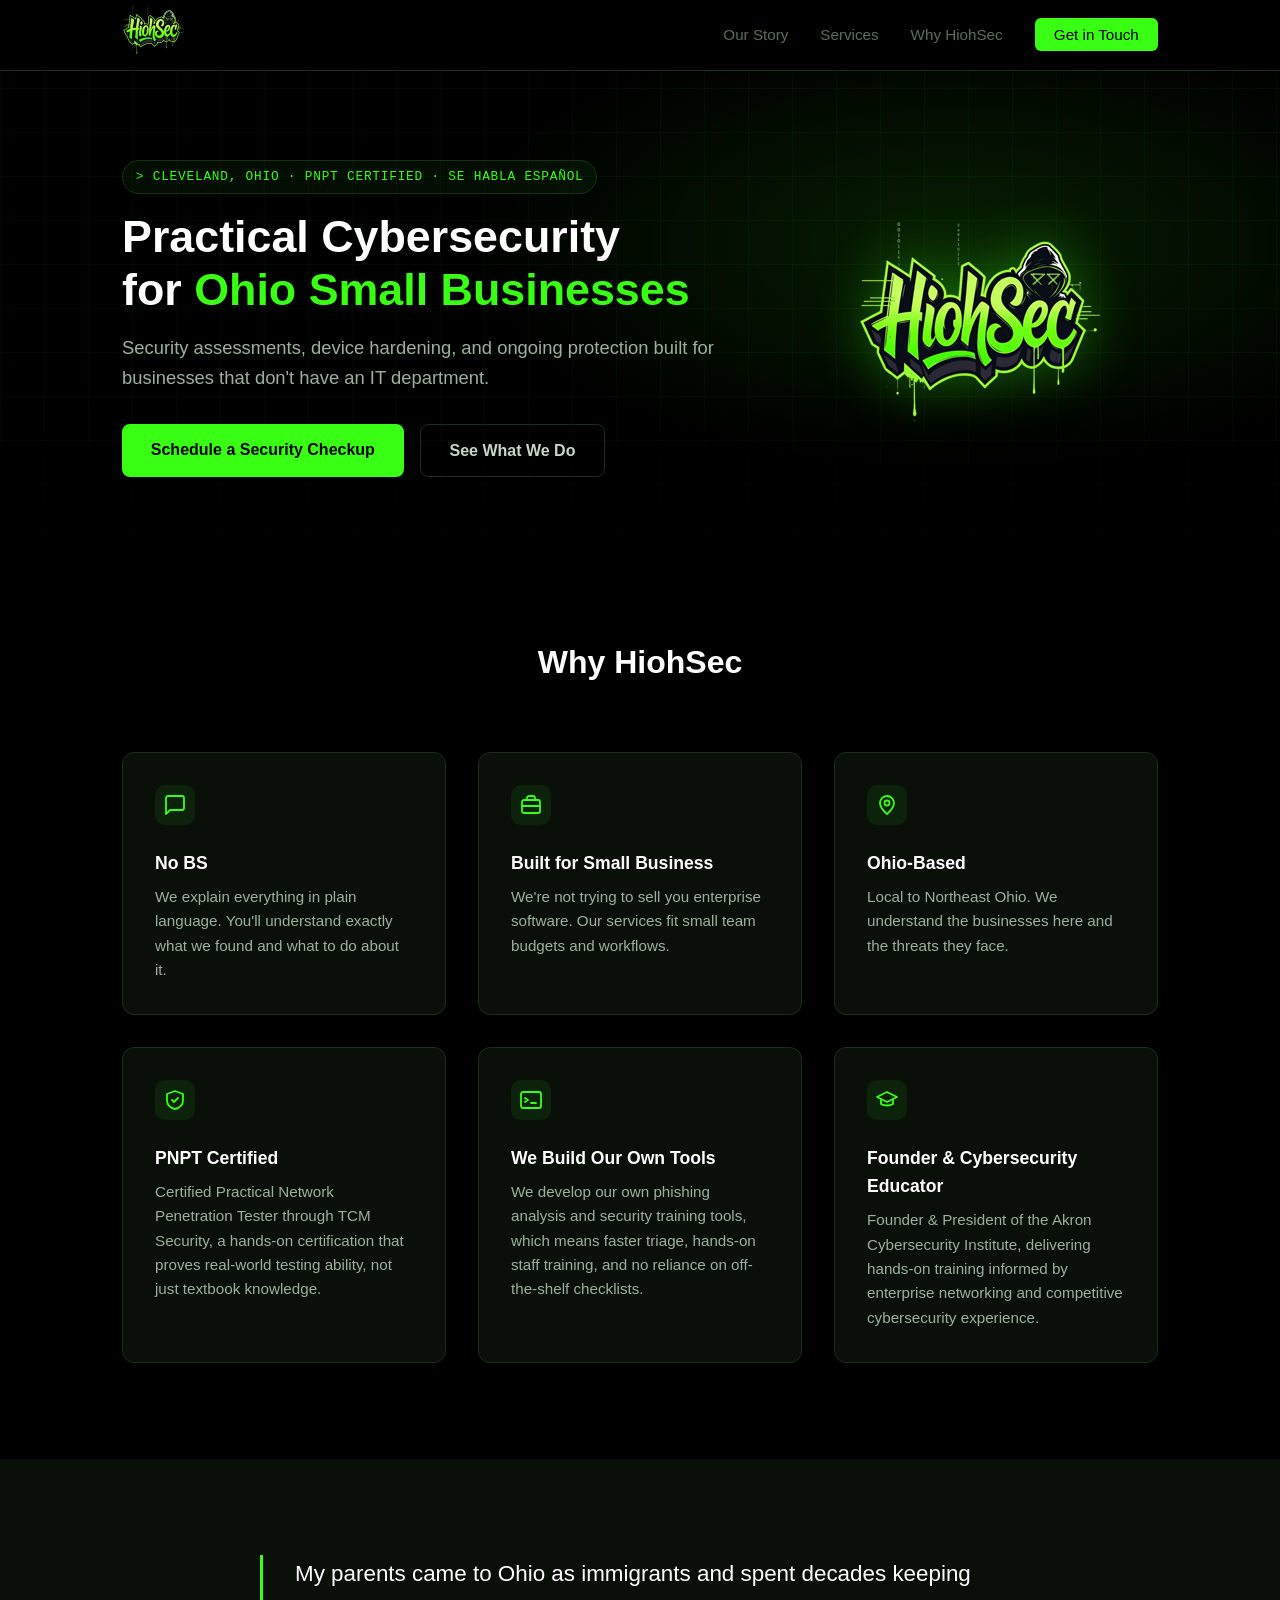
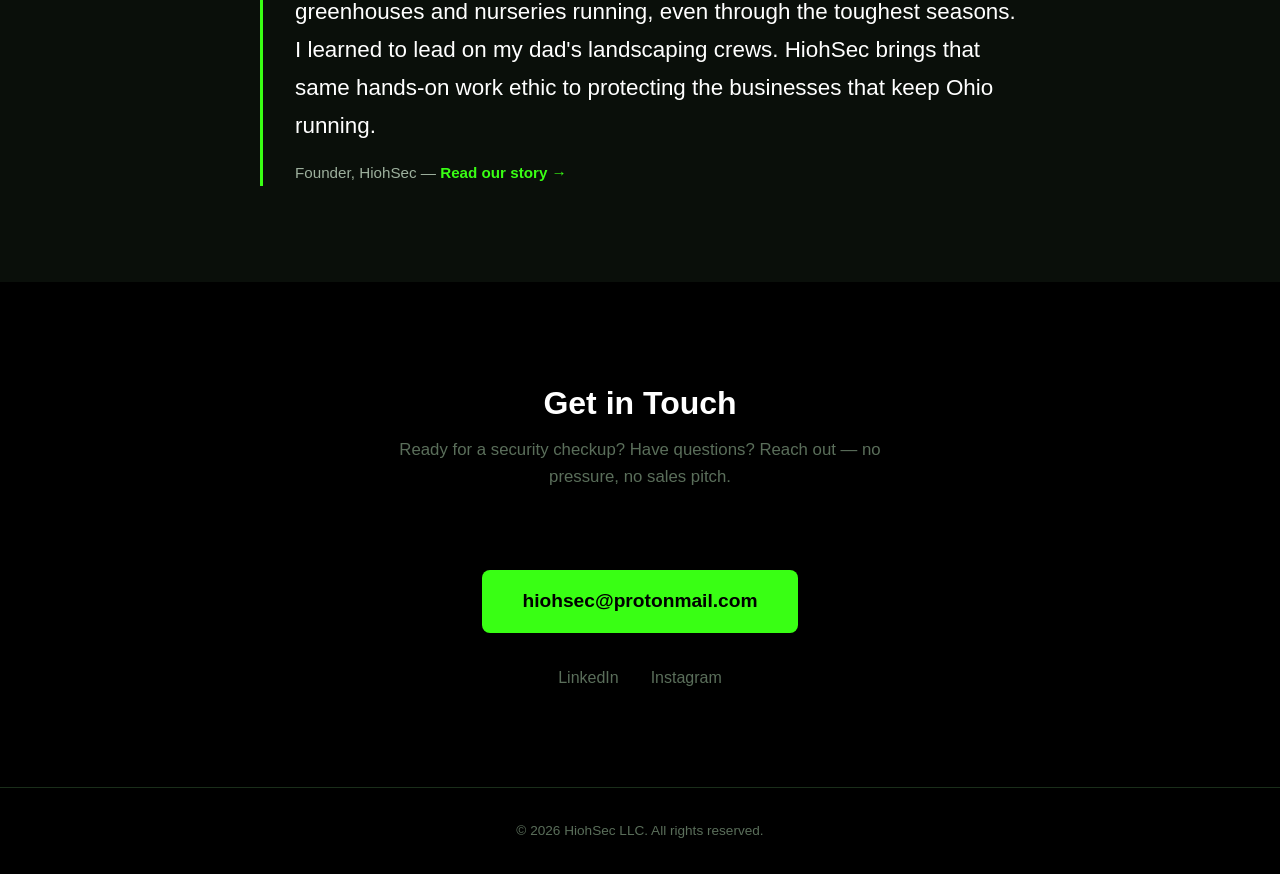
<file: index.html>
<!DOCTYPE html>
<html lang="en">
<head>
    <meta charset="UTF-8">
    <meta name="viewport" content="width=device-width, initial-scale=1.0">
    <meta name="description" content="HiohSec LLC — Affordable, practical cybersecurity assessments for Ohio small businesses. PNPT-certified. Founded in Ohio.">
    <title>HiohSec LLC | Cybersecurity for Ohio Small Businesses</title>
    <meta http-equiv="Content-Security-Policy" content="default-src 'self'; script-src 'self'; style-src 'self' https://fonts.googleapis.com; font-src https://fonts.gstatic.com; img-src 'self' data:;">
    <meta name="referrer" content="strict-origin-when-cross-origin">
    <link rel="canonical" href="https://hiohsec.com/">
    <meta property="og:type" content="website">
    <meta property="og:title" content="HiohSec LLC | Cybersecurity for Ohio Small Businesses">
    <meta property="og:description" content="Affordable, practical cybersecurity assessments for Ohio small businesses. PNPT-certified.">
    <meta property="og:url" content="https://hiohsec.com/">
    <meta property="og:image" content="https://hiohsec.com/img/logo.png">
    <meta name="twitter:card" content="summary">
    <link rel="icon" type="image/png" href="img/favicon.png">
    <link rel="preconnect" href="https://fonts.googleapis.com">
    <link rel="preconnect" href="https://fonts.gstatic.com" crossorigin>
    <link href="https://fonts.googleapis.com/css2?family=Inter:wght@400;500;600;700&display=swap" rel="stylesheet">
    <link rel="stylesheet" href="css/style.css?v=20261010">
</head>
<body>
    
    <nav class="navbar">
        <div class="container nav-content">
            <a href="index.html" class="nav-logo">
                <img src="img/logo.png" alt="HiohSec LLC" width="260" height="260">
            </a>
            <ul class="nav-links">
                <li><a href="about.html">Our Story</a></li>
                <li><a href="services.html">Services</a></li>
                <li><a href="#why">Why HiohSec</a></li>
                <li><a href="#contact" class="nav-cta">Get in Touch</a></li>
            </ul>
            <button class="mobile-menu-btn" aria-label="Toggle menu" aria-expanded="false">
                <span></span>
                <span></span>
                <span></span>
            </button>
        </div>
    </nav>

    <section class="hero hero-home">
        <div class="container hero-grid">
            <div class="hero-copy">
                <p class="eyebrow">Cleveland, Ohio &middot; PNPT certified &middot; Se habla espa&ntilde;ol</p>
                <h1>Practical Cybersecurity<br>for <span class="text-accent">Ohio Small Businesses</span></h1>
                <p class="hero-sub">Security assessments, device hardening, and ongoing protection built for businesses that don't have an IT department.</p>
                <div class="hero-buttons">
                    <a href="https://calendly.com/hiohsec/30min" class="btn btn-primary" target="_blank" rel="noopener noreferrer">Schedule a Security Checkup</a>
                    <a href="services.html" class="btn btn-secondary">See What We Do</a>
                </div>
            </div>
            <div class="hero-art" aria-hidden="true">
                <img src="img/logo.png" alt="" width="260" height="260">
            </div>
        </div>
    </section>

    <section id="why" class="section">
        <div class="container">
            <h2>Why HiohSec</h2>
            <div class="why-grid">
                <div class="why-item">
                    <svg class="why-icon" viewBox="0 0 24 24" fill="none" stroke="currentColor" stroke-width="1.8" stroke-linecap="round" stroke-linejoin="round" aria-hidden="true" focusable="false"><path d="M21 15a2 2 0 0 1-2 2H7l-4 4V5a2 2 0 0 1 2-2h14a2 2 0 0 1 2 2z"/></svg>
                    <h3>No BS</h3>
                    <p>We explain everything in plain language. You'll understand exactly what we found and what to do about it.</p>
                </div>
                <div class="why-item">
                    <svg class="why-icon" viewBox="0 0 24 24" fill="none" stroke="currentColor" stroke-width="1.8" stroke-linecap="round" stroke-linejoin="round" aria-hidden="true" focusable="false"><rect x="3" y="7" width="18" height="13" rx="2"/><path d="M8 7V5a2 2 0 0 1 2-2h4a2 2 0 0 1 2 2v2"/><path d="M3 13h18"/></svg>
                    <h3>Built for Small Business</h3>
                    <p>We're not trying to sell you enterprise software. Our services fit small team budgets and workflows.</p>
                </div>
                <div class="why-item">
                    <svg class="why-icon" viewBox="0 0 24 24" fill="none" stroke="currentColor" stroke-width="1.8" stroke-linecap="round" stroke-linejoin="round" aria-hidden="true" focusable="false"><path d="M12 21s-7-6.2-7-11a7 7 0 0 1 14 0c0 4.8-7 11-7 11z"/><circle cx="12" cy="10" r="2.5"/></svg>
                    <h3>Ohio-Based</h3>
                    <p>Local to Northeast Ohio. We understand the businesses here and the threats they face.</p>
                </div>
                <div class="why-item">
                    <svg class="why-icon" viewBox="0 0 24 24" fill="none" stroke="currentColor" stroke-width="1.8" stroke-linecap="round" stroke-linejoin="round" aria-hidden="true" focusable="false"><path d="M12 3l8 3v6c0 5-3.5 8-8 9-4.5-1-8-4-8-9V6z"/><path d="M9 12l2 2 4-4"/></svg>
                    <h3>PNPT Certified</h3>
                    <p>Certified Practical Network Penetration Tester through TCM Security, a hands-on certification that proves real-world testing ability, not just textbook knowledge.</p>
                </div>
                <div class="why-item">
                    <svg class="why-icon" viewBox="0 0 24 24" fill="none" stroke="currentColor" stroke-width="1.8" stroke-linecap="round" stroke-linejoin="round" aria-hidden="true" focusable="false"><rect x="2" y="4" width="20" height="16" rx="2"/><path d="M6 10l3 2-3 2"/><path d="M12 15h5"/></svg>
                    <h3>We Build Our Own Tools</h3>
                    <p>We develop our own phishing analysis and security training tools, which means faster triage, hands-on staff training, and no reliance on off-the-shelf checklists.</p>
                </div>
                <div class="why-item">
                    <svg class="why-icon" viewBox="0 0 24 24" fill="none" stroke="currentColor" stroke-width="1.8" stroke-linecap="round" stroke-linejoin="round" aria-hidden="true" focusable="false"><path d="M2 9l10-5 10 5-10 5z"/><path d="M6 11v5c3 2 9 2 12 0v-5"/></svg>
                    <h3>Founder &amp; Cybersecurity Educator</h3>
                    <p>Founder &amp; President of the Akron Cybersecurity Institute, delivering hands‑on training informed by enterprise networking and competitive cybersecurity experience.</p>
                </div>
            </div>
        </div>
    </section>

    <section class="section section-alt story-band">
        <div class="container">
            <figure class="story-quote">
                <blockquote>
                    <p>My parents came to Ohio as immigrants and spent decades keeping greenhouses and nurseries running, even through the toughest seasons. I learned to lead on my dad's landscaping crews. HiohSec brings that same hands-on work ethic to protecting the businesses that keep Ohio running.</p>
                </blockquote>
                <figcaption>Founder, HiohSec &mdash; <a href="about.html">Read our story &rarr;</a></figcaption>
            </figure>
        </div>
    </section>

    <section id="contact" class="section">
        <div class="container contact-section">
            <h2>Get in Touch</h2>
            <p class="section-sub">Ready for a security checkup? Have questions? Reach out &mdash; no pressure, no sales pitch.</p>
            <a href="mailto:hiohsec@protonmail.com" class="btn btn-primary btn-lg">hiohsec@protonmail.com</a>
            <div class="social-links">
                <a href="https://www.linkedin.com/in/alan-alvarado1/" target="_blank" rel="noopener noreferrer">LinkedIn</a>
                <a href="https://www.instagram.com/hiohsec" target="_blank" rel="noopener noreferrer">Instagram</a>
            </div>
        </div>
    </section>

    <footer class="footer">
        <div class="container">
            <p>&copy; 2026 HiohSec LLC. All rights reserved.</p>
        </div>
    </footer>

    <script src="js/main.js?v=20261010"></script>
</body>
</html>
</file>
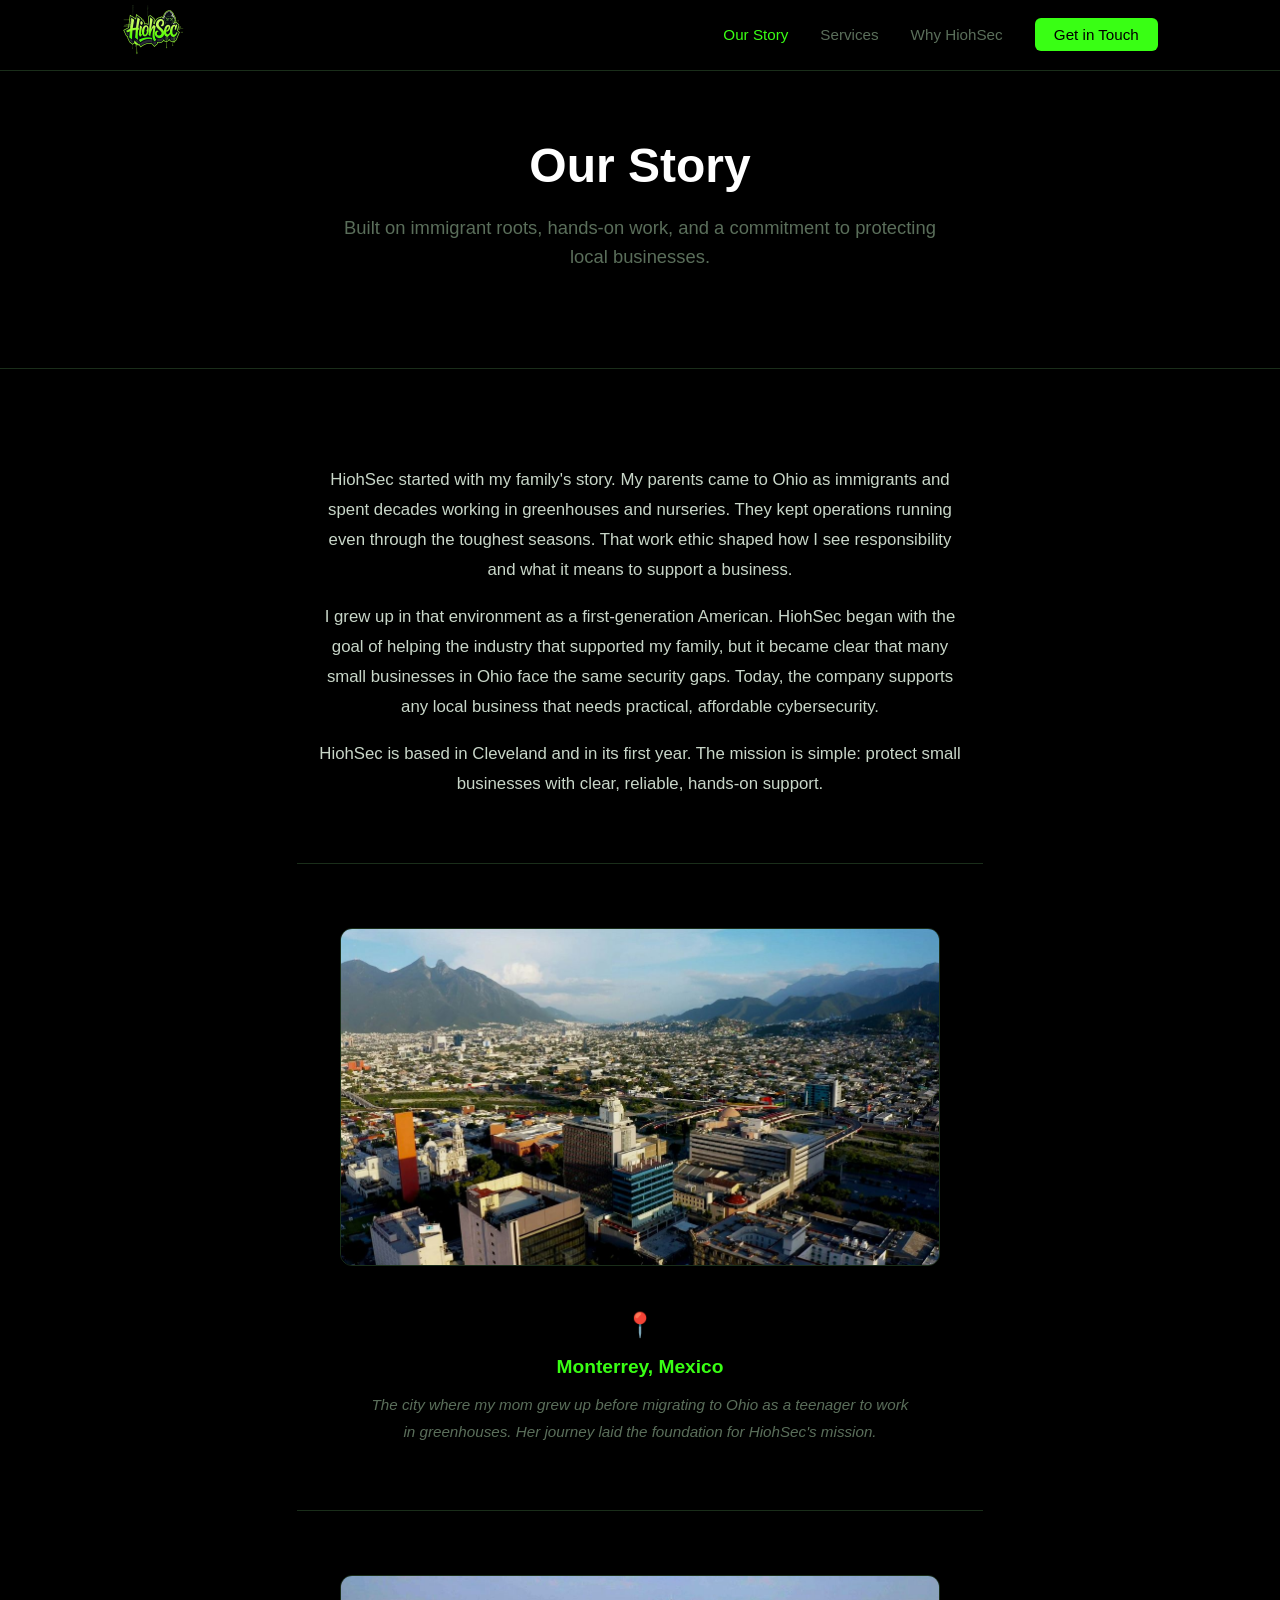
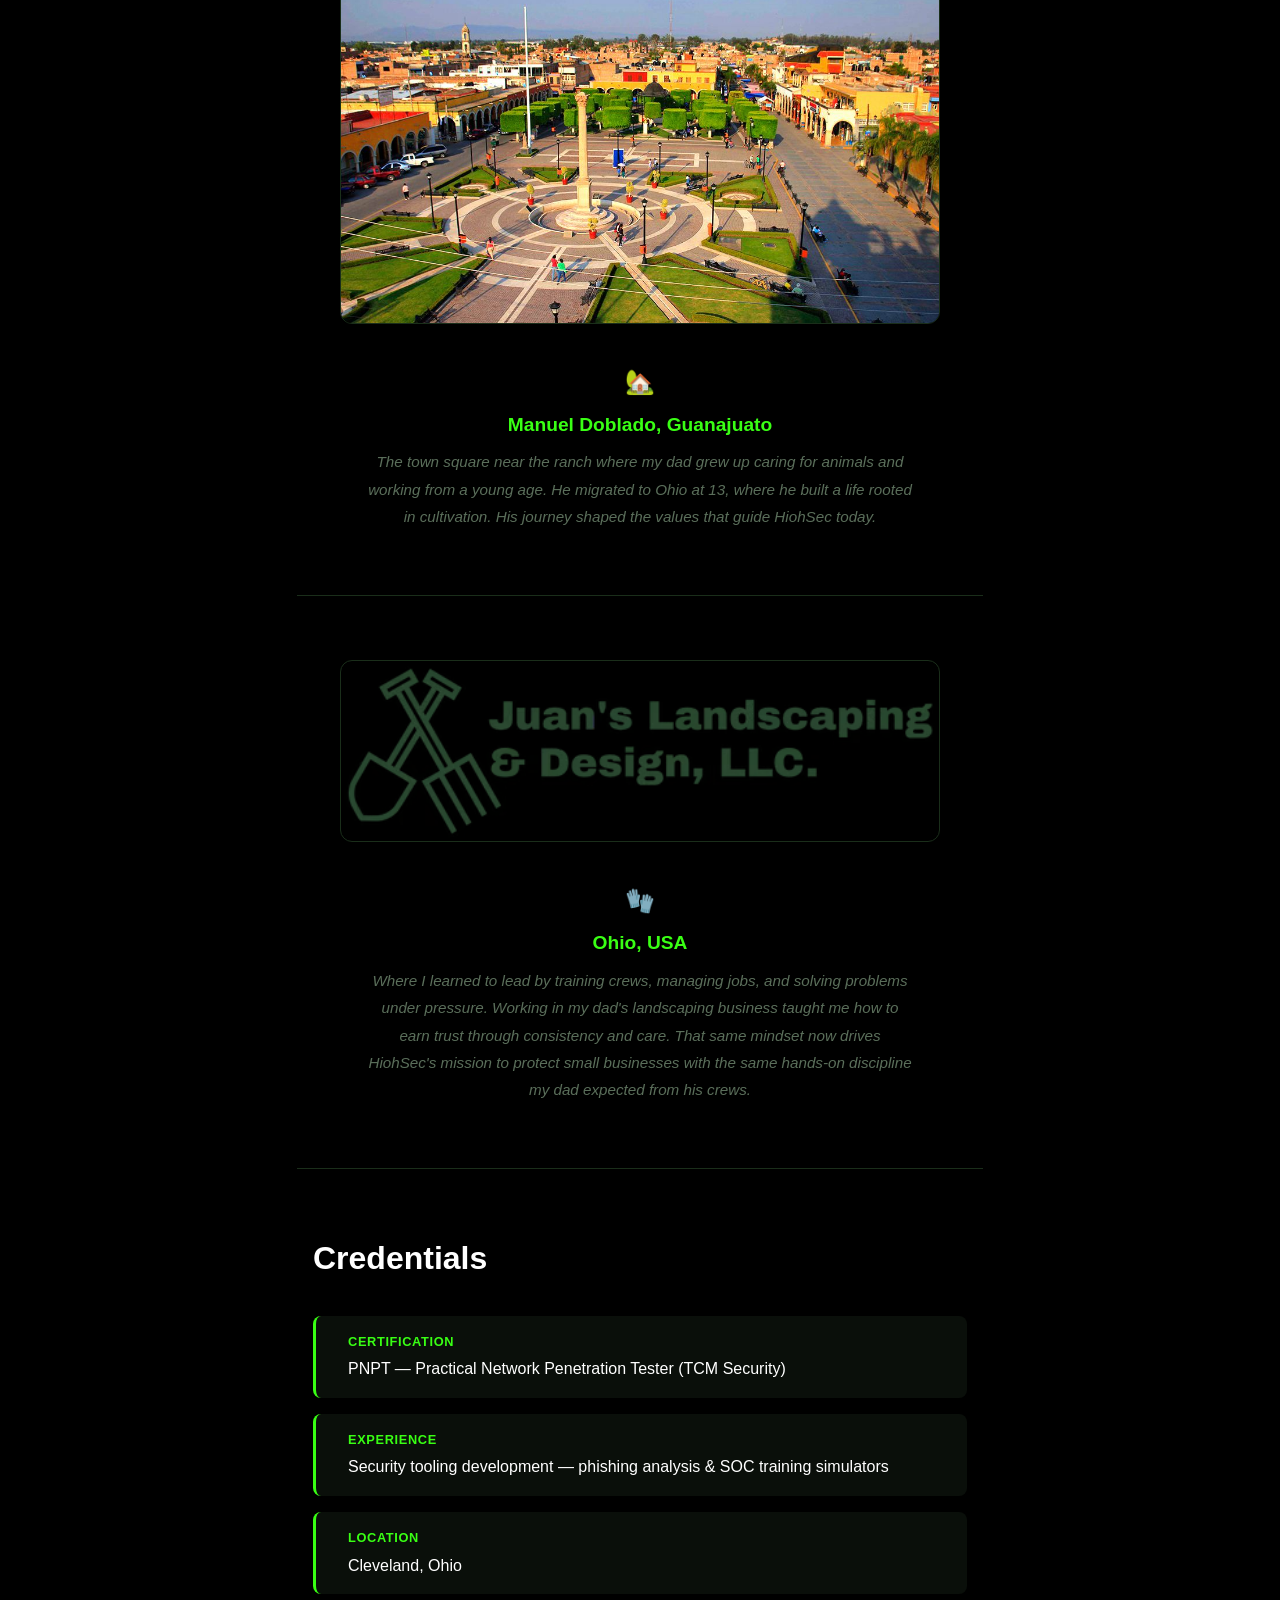
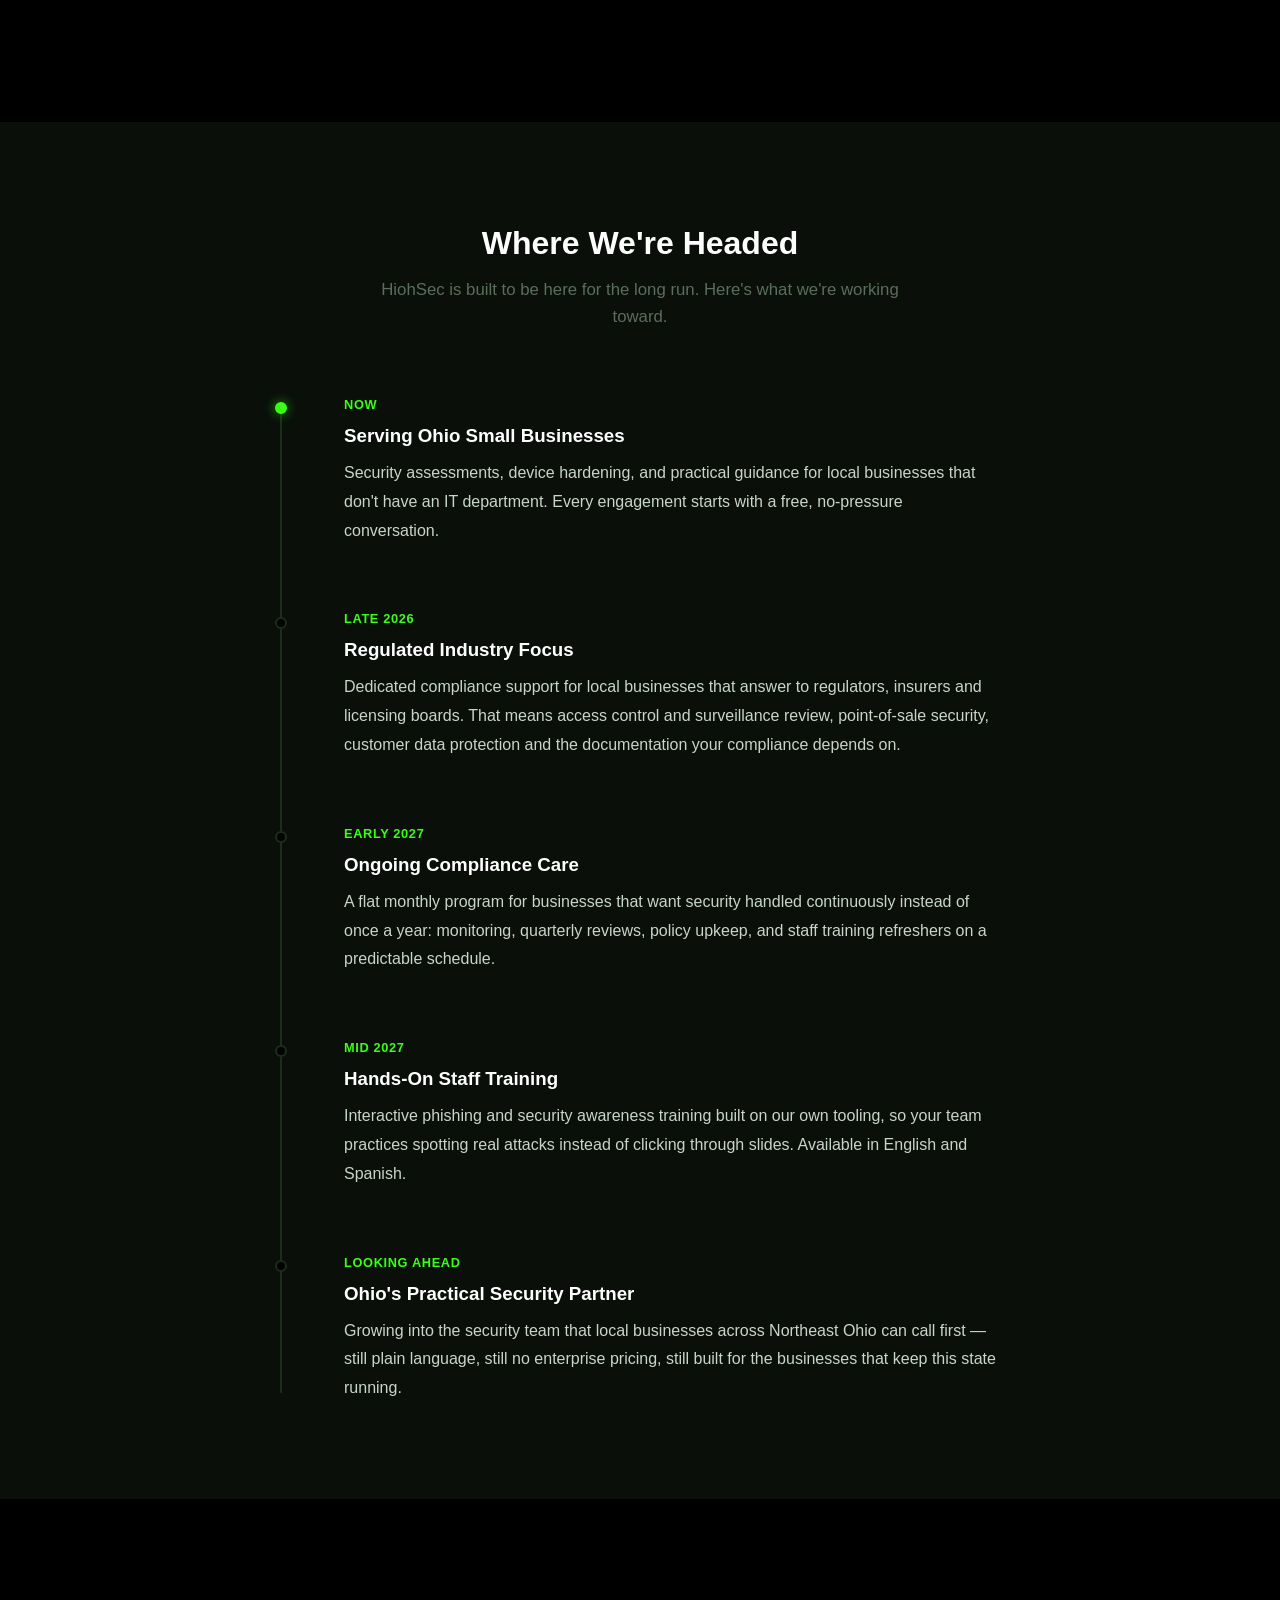
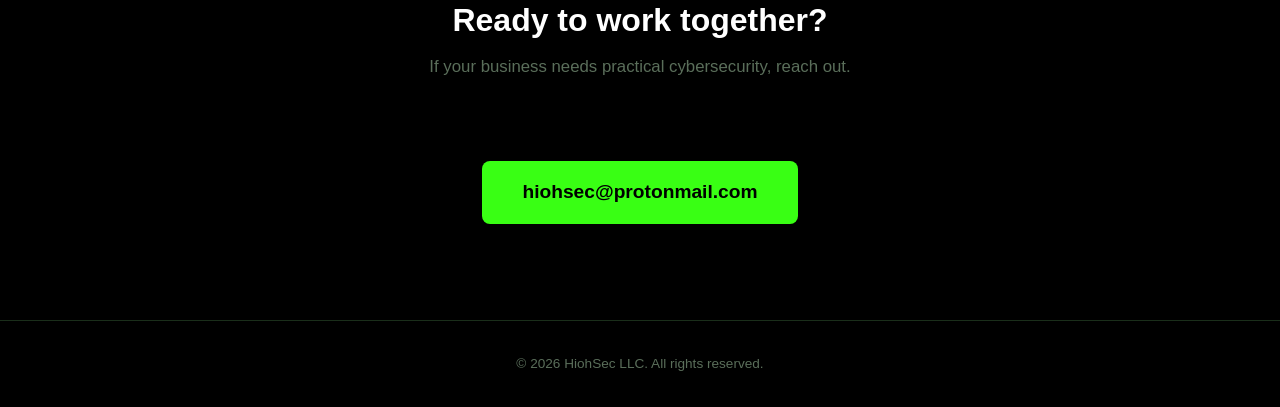
<file: about.html>
<!DOCTYPE html>
<html lang="en">
<head>
    <meta charset="UTF-8">
    <meta name="viewport" content="width=device-width, initial-scale=1.0">
    <meta name="description" content="The story behind HiohSec — a cybersecurity company built on immigrant roots, hard work, and a mission to protect Ohio small businesses.">
    <title>Our Story | HiohSec LLC</title>
    <meta http-equiv="Content-Security-Policy" content="default-src 'self'; script-src 'self'; style-src 'self' https://fonts.googleapis.com; font-src https://fonts.gstatic.com; img-src 'self' data:;">
    <meta name="referrer" content="strict-origin-when-cross-origin">
    <link rel="canonical" href="https://hiohsec.com/about.html">
    <meta property="og:type" content="website">
    <meta property="og:title" content="Our Story | HiohSec LLC">
    <meta property="og:description" content="The story behind HiohSec — a cybersecurity company built on immigrant roots, hard work, and a mission to protect Ohio small businesses.">
    <meta property="og:url" content="https://hiohsec.com/about.html">
    <meta property="og:image" content="https://hiohsec.com/img/logo.png">
    <meta name="twitter:card" content="summary">
    <link rel="icon" type="image/png" href="img/favicon.png">
    <link rel="preconnect" href="https://fonts.googleapis.com">
    <link rel="preconnect" href="https://fonts.gstatic.com" crossorigin>
    <link href="https://fonts.googleapis.com/css2?family=Inter:wght@400;500;600;700&display=swap" rel="stylesheet">
    <link rel="stylesheet" href="css/style.css?v=20261010">
</head>
<body>

    <nav class="navbar">
        <div class="container nav-content">
            <a href="index.html" class="nav-logo">
                <img src="img/logo.png" alt="HiohSec LLC" width="260" height="260">
            </a>
            <ul class="nav-links">
                <li><a href="about.html" class="active">Our Story</a></li>
                <li><a href="services.html">Services</a></li>
                <li><a href="index.html#why">Why HiohSec</a></li>
                <li><a href="index.html#contact" class="nav-cta">Get in Touch</a></li>
            </ul>
            <button class="mobile-menu-btn" aria-label="Toggle menu" aria-expanded="false">
                <span></span>
                <span></span>
                <span></span>
            </button>
        </div>
    </nav>

    <!-- Page header -->
    <section class="page-hero">
        <div class="container">
            <h1>Our Story</h1>
            <p class="hero-sub">Built on immigrant roots, hands-on work, and a commitment to protecting local businesses.</p>
        </div>
    </section>

    <!-- Story content -->
    <section class="section">
        <div class="container story-content">

            <div class="story-block">
                <p>HiohSec started with my family's story. My parents came to Ohio as immigrants and spent decades working in greenhouses and nurseries. They kept operations running even through the toughest seasons. That work ethic shaped how I see responsibility and what it means to support a business.</p>
                <p>I grew up in that environment as a first-generation American. HiohSec began with the goal of helping the industry that supported my family, but it became clear that many small businesses in Ohio face the same security gaps. Today, the company supports any local business that needs practical, affordable cybersecurity.</p>
                <p>HiohSec is based in Cleveland and in its first year. The mission is simple: protect small businesses with clear, reliable, hands-on support.</p>
            </div>

            <hr class="story-divider">

            <!-- Monterrey -->
            <div class="story-block story-location">
                <img src="img/monterrey.jpg" alt="Monterrey, Mexico skyline" class="story-image" width="1200" height="675" loading="lazy" decoding="async">
                <div class="story-caption">
                    <span class="story-pin">&#x1F4CD;</span>
                    <h3>Monterrey, Mexico</h3>
                    <p>The city where my mom grew up before migrating to Ohio as a teenager to work in greenhouses. Her journey laid the foundation for HiohSec's mission.</p>
                </div>
            </div>

            <hr class="story-divider">

            <!-- Manuel Doblado -->
            <div class="story-block story-location">
                <img src="img/manuel-doblado.jpg" alt="Town square in Manuel Doblado, Guanajuato" class="story-image" width="1029" height="597" loading="lazy" decoding="async">
                <div class="story-caption">
                    <span class="story-pin">&#x1F3E1;</span>
                    <h3>Manuel Doblado, Guanajuato</h3>
                    <p>The town square near the ranch where my dad grew up caring for animals and working from a young age. He migrated to Ohio at 13, where he built a life rooted in cultivation. His journey shaped the values that guide HiohSec today.</p>
                </div>
            </div>

            <hr class="story-divider">

            <!-- Ohio -->
            <div class="story-block story-location">
                <img src="img/juans-logo.avif" alt="Juan's landscaping business in Ohio" class="story-image" loading="lazy" decoding="async">
                <div class="story-caption">
                    <span class="story-pin">&#x1F9E4;</span>
                    <h3>Ohio, USA</h3>
                    <p>Where I learned to lead by training crews, managing jobs, and solving problems under pressure. Working in my dad's landscaping business taught me how to earn trust through consistency and care. That same mindset now drives HiohSec's mission to protect small businesses with the same hands-on discipline my dad expected from his crews.</p>
                </div>
            </div>

            <hr class="story-divider">

            <!-- Credentials -->
            <div class="story-block">
                <h2>Credentials</h2>
                <div class="credentials">
                    <div class="credential">
                        <span class="credential-label">Certification</span>
                        <span class="credential-value">PNPT — Practical Network Penetration Tester (TCM Security)</span>
                    </div>
                    <div class="credential">
                        <span class="credential-label">Experience</span>
                        <span class="credential-value">Security tooling development — phishing analysis &amp; SOC training simulators</span>
                    </div>
                    <div class="credential">
                        <span class="credential-label">Location</span>
                        <span class="credential-value">Cleveland, Ohio</span>
                    </div>
                </div>
            </div>

        </div>
    </section>

    <!-- Roadmap / where we're headed -->
    <section id="roadmap" class="section section-alt">
        <div class="container">
            <h2>Where We're Headed</h2>
            <p class="section-sub">HiohSec is built to be here for the long run. Here's what we're working toward.</p>

            <ol class="timeline">

                <li class="timeline-item current">
                    <span class="timeline-date">Now</span>
                    <h3>Serving Ohio Small Businesses</h3>
                    <p>Security assessments, device hardening, and practical guidance for local businesses that don't have an IT department. Every engagement starts with a free, no-pressure conversation.</p>
                </li>

                <li class="timeline-item">
                    <span class="timeline-date">Late 2026</span>
                    <h3>Regulated Industry Focus</h3>
                    <p>Dedicated compliance support for local businesses that answer to regulators, insurers and licensing boards. That means access control and surveillance review, point-of-sale security, customer data protection and the documentation your compliance depends on.</p>
                </li>

                <li class="timeline-item">
                    <span class="timeline-date">Early 2027</span>
                    <h3>Ongoing Compliance Care</h3>
                    <p>A flat monthly program for businesses that want security handled continuously instead of once a year: monitoring, quarterly reviews, policy upkeep, and staff training refreshers on a predictable schedule.</p>
                </li>

                <li class="timeline-item">
                    <span class="timeline-date">Mid 2027</span>
                    <h3>Hands-On Staff Training</h3>
                    <p>Interactive phishing and security awareness training built on our own tooling, so your team practices spotting real attacks instead of clicking through slides. Available in English and Spanish.</p>
                </li>

                <li class="timeline-item">
                    <span class="timeline-date">Looking Ahead</span>
                    <h3>Ohio's Practical Security Partner</h3>
                    <p>Growing into the security team that local businesses across Northeast Ohio can call first &mdash; still plain language, still no enterprise pricing, still built for the businesses that keep this state running.</p>
                </li>

            </ol>
        </div>
    </section>

    <!-- CTA -->
    <section class="section">
        <div class="container contact-section">
            <h2>Ready to work together?</h2>
            <p class="section-sub">If your business needs practical cybersecurity, reach out.</p>
            <a href="mailto:hiohsec@protonmail.com" class="btn btn-primary btn-lg">hiohsec@protonmail.com</a>
        </div>
    </section>

    <footer class="footer">
        <div class="container">
            <p>&copy; 2026 HiohSec LLC. All rights reserved.</p>
        </div>
    </footer>

    <script src="js/main.js?v=20261010"></script>

</body>
</html>
</file>
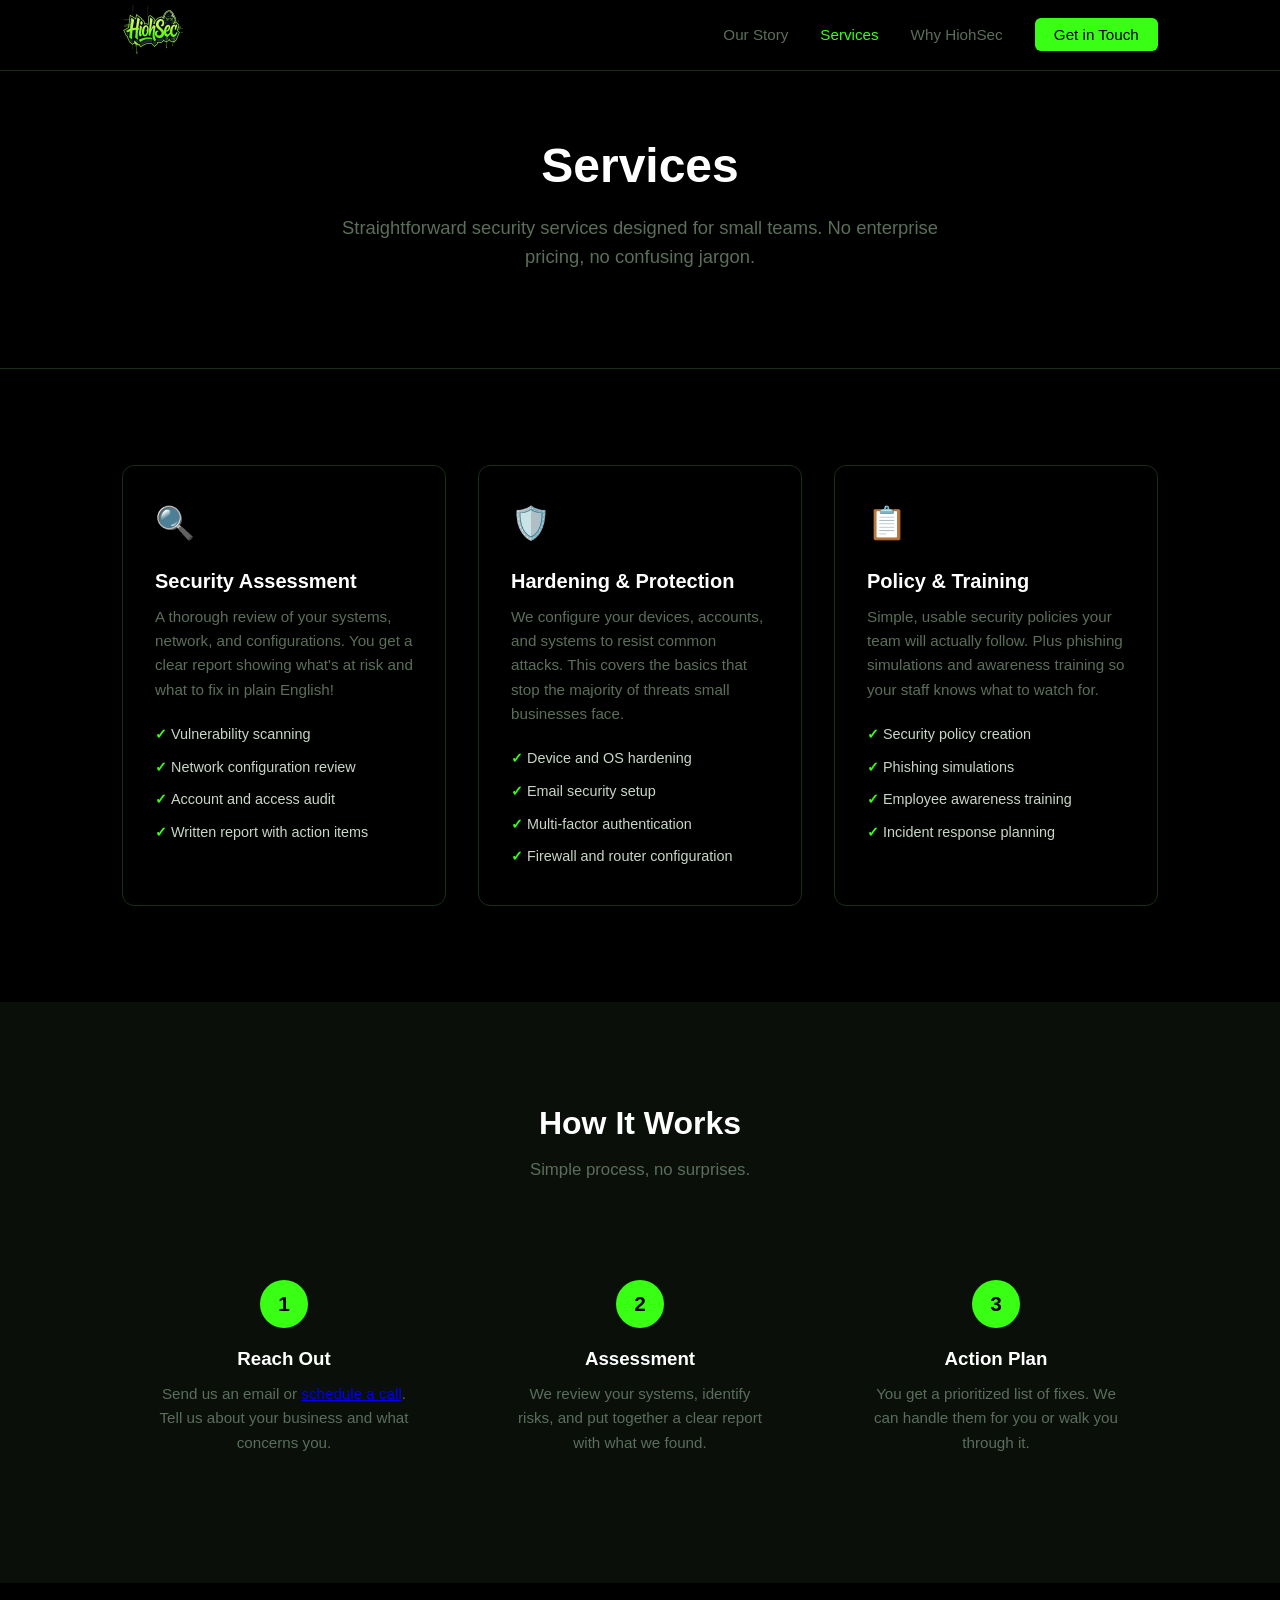
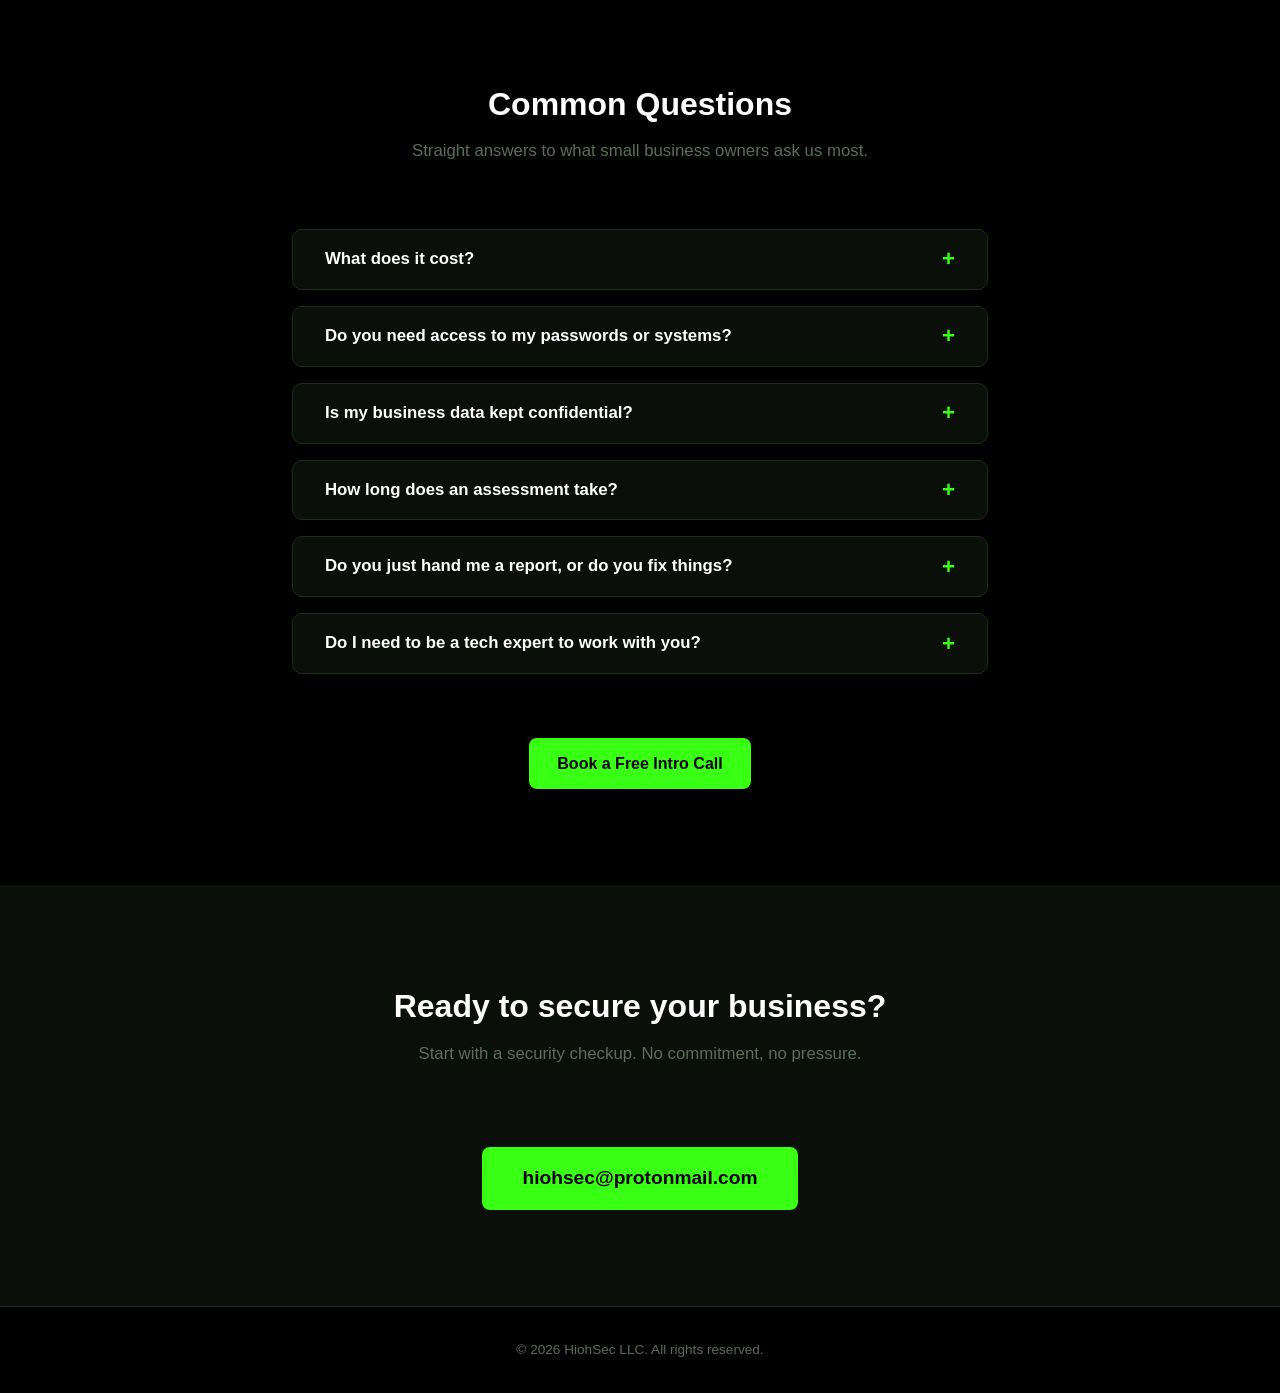
<file: services.html>
<!DOCTYPE html>
<html lang="en">
<head>
    <meta charset="UTF-8">
    <meta name="viewport" content="width=device-width, initial-scale=1.0">
    <meta name="description" content="HiohSec cybersecurity services — security assessments, device hardening, policy creation, and employee training for Ohio small businesses.">
    <title>Services | HiohSec LLC</title>
    <meta http-equiv="Content-Security-Policy" content="default-src 'self'; script-src 'self'; style-src 'self' https://fonts.googleapis.com; font-src https://fonts.gstatic.com; img-src 'self' data:;">
    <meta name="referrer" content="strict-origin-when-cross-origin">
    <link rel="canonical" href="https://hiohsec.com/services.html">
    <meta property="og:type" content="website">
    <meta property="og:title" content="Services | HiohSec LLC">
    <meta property="og:description" content="Security assessments, device hardening, policy creation, and employee training for Ohio small businesses.">
    <meta property="og:url" content="https://hiohsec.com/services.html">
    <meta property="og:image" content="https://hiohsec.com/img/logo.png">
    <meta name="twitter:card" content="summary">
    <link rel="icon" type="image/png" href="img/favicon.png">
    <link rel="preconnect" href="https://fonts.googleapis.com">
    <link rel="preconnect" href="https://fonts.gstatic.com" crossorigin>
    <link href="https://fonts.googleapis.com/css2?family=Inter:wght@400;500;600;700&display=swap" rel="stylesheet">
    <link rel="stylesheet" href="css/style.css?v=20261010">
</head>
<body>

    <nav class="navbar">
        <div class="container nav-content">
            <a href="index.html" class="nav-logo">
                <img src="img/logo.png" alt="HiohSec LLC" width="260" height="260">
            </a>
            <ul class="nav-links">
                <li><a href="about.html">Our Story</a></li>
                <li><a href="services.html" class="active">Services</a></li>
                <li><a href="index.html#why">Why HiohSec</a></li>
                <li><a href="index.html#contact" class="nav-cta">Get in Touch</a></li>
            </ul>
            <button class="mobile-menu-btn" aria-label="Toggle menu" aria-expanded="false">
                <span></span>
                <span></span>
                <span></span>
            </button>
        </div>
    </nav>

    <section class="page-hero">
        <div class="container">
            <h1>Services</h1>
            <p class="hero-sub">Straightforward security services designed for small teams. No enterprise pricing, no confusing jargon.</p>
        </div>
    </section>

    <section class="section">
        <div class="container">
            <div class="services-grid">

                <div class="service-card">
                    <div class="service-icon">🔍</div>
                    <h3>Security Assessment</h3>
                    <p>A thorough review of your systems, network, and configurations. You get a clear report showing what's at risk and what to fix in plain English!</p>
                    <ul class="service-list">
                        <li>Vulnerability scanning</li>
                        <li>Network configuration review</li>
                        <li>Account and access audit</li>
                        <li>Written report with action items</li>
                    </ul>
                </div>

                <div class="service-card">
                    <div class="service-icon">🛡️</div>
                    <h3>Hardening &amp; Protection</h3>
                    <p>We configure your devices, accounts, and systems to resist common attacks. This covers the basics that stop the majority of threats small businesses face.</p>
                    <ul class="service-list">
                        <li>Device and OS hardening</li>
                        <li>Email security setup</li>
                        <li>Multi-factor authentication</li>
                        <li>Firewall and router configuration</li>
                    </ul>
                </div>

                <div class="service-card">
                    <div class="service-icon">📋</div>
                    <h3>Policy &amp; Training</h3>
                    <p>Simple, usable security policies your team will actually follow. Plus phishing simulations and awareness training so your staff knows what to watch for.</p>
                    <ul class="service-list">
                        <li>Security policy creation</li>
                        <li>Phishing simulations</li>
                        <li>Employee awareness training</li>
                        <li>Incident response planning</li>
                    </ul>
                </div>

            </div>
        </div>
    </section>

    <!-- How it works -->
    <section class="section section-alt">
        <div class="container">
            <h2>How It Works</h2>
            <p class="section-sub">Simple process, no surprises.</p>
            <div class="steps-grid">
                <div class="step">
                    <span class="step-number">1</span>
                    <h3>Reach Out</h3>
                    <p>Send us an email or <a href="https://calendly.com/hiohsec/30min" target="_blank" rel="noopener noreferrer">schedule a call</a>. Tell us about your business and what concerns you.</p>
                </div>
                <div class="step">
                    <span class="step-number">2</span>
                    <h3>Assessment</h3>
                    <p>We review your systems, identify risks, and put together a clear report with what we found.</p>
                </div>
                <div class="step">
                    <span class="step-number">3</span>
                    <h3>Action Plan</h3>
                    <p>You get a prioritized list of fixes. We can handle them for you or walk you through it.</p>
                </div>
            </div>
        </div>
    </section>

    <!-- FAQ -->
    <section id="faq" class="section">
        <div class="container faq-section">
            <h2>Common Questions</h2>
            <p class="section-sub">Straight answers to what small business owners ask us most.</p>

            <details class="faq-item">
                <summary>What does it cost?</summary>
                <p>We don't do enterprise pricing. Every business is different, so we quote each job after a quick, free intro call once we understand your size and setup. There's no charge to talk and no obligation &mdash; most small businesses are surprised how affordable practical security can be.</p>
            </details>

            <details class="faq-item">
                <summary>Do you need access to my passwords or systems?</summary>
                <p>Only what's needed for the work you've approved, and always with your permission. We follow least-privilege practices, document what we access, and never ask for more than the job requires. You stay in control the whole time.</p>
            </details>

            <details class="faq-item">
                <summary>Is my business data kept confidential?</summary>
                <p>Yes. Anything we see during an assessment stays private. We're happy to sign a non-disclosure agreement (NDA) before we start, and we don't store sensitive information about your business beyond what's needed to deliver your report.</p>
            </details>

            <details class="faq-item">
                <summary>How long does an assessment take?</summary>
                <p>For most small businesses, a security checkup takes a few days from kickoff to a finished report. Larger or more complex setups take a little longer. We'll give you a clear timeline before any work begins.</p>
            </details>

            <details class="faq-item">
                <summary>Do you just hand me a report, or do you fix things?</summary>
                <p>Your choice. Every assessment ends with a prioritized, plain-language action plan. We can fix the issues for you, walk your team through the fixes, or hand the report to your existing IT person &mdash; whatever works best for you.</p>
            </details>

            <details class="faq-item">
                <summary>Do I need to be a tech expert to work with you?</summary>
                <p>Not at all. We built HiohSec for businesses that don't have an IT department. We keep things simple and walk you through every step in plain language. We also work with clients in Spanish, so let us know what you prefer.</p>
            </details>

            <div class="faq-cta">
                <a href="https://calendly.com/hiohsec/30min" class="btn btn-primary" target="_blank" rel="noopener noreferrer">Book a Free Intro Call</a>
            </div>
        </div>
    </section>

    <!-- CTA -->
    <section class="section section-alt">
        <div class="container contact-section">
            <h2>Ready to secure your business?</h2>
            <p class="section-sub">Start with a security checkup. No commitment, no pressure.</p>
            <a href="mailto:hiohsec@protonmail.com" class="btn btn-primary btn-lg">hiohsec@protonmail.com</a>
        </div>
    </section>

    <footer class="footer">
        <div class="container">
            <p>&copy; 2026 HiohSec LLC. All rights reserved.</p>
        </div>
    </footer>

    <!-- Service details modal (hidden by default) -->
    <div id="service-modal" class="modal-overlay" aria-hidden="true">
        <div class="modal" role="dialog" aria-modal="true" aria-labelledby="service-modal-title">
            <button class="modal-close" aria-label="Close dialog">&times;</button>
            <h3 id="service-modal-title"></h3>
            <div id="service-modal-body" class="modal-content"></div>
        </div>
    </div>

    <script src="js/main.js?v=20261010"></script>

</body>
</html>
</file>
<file: css/style.css>
/*
    ===========================================
    HiohSec — Stylesheet
    ===========================================

    HOW CSS WORKS (quick version):
    - You select HTML elements and apply styles to them.
    - "." means a class (e.g., .navbar styles <nav class="navbar">)
    - "#" means an id (e.g., #about styles <section id="about">)
    - Styles cascade — later rules override earlier ones.

    CSS VARIABLES (the :root block below):
    - Think of these as constants. Define colors once, use everywhere.
    - If you want to change the brand color, change it in ONE place.
*/

:root {
    /* Brand colors — neon green + black to match the HiohSec logo */
    --color-primary: #39ff14;       /* Neon green — matches logo */
    --color-primary-dark: #2ecc0f;  /* Slightly darker green for hover states */
    --color-bg: #000000;            /* Pure black */
    --color-bg-alt: #0a0f0a;       /* Near-black with a hint of green */
    --color-text: #c8d6c8;          /* Light gray-green text */
    --color-text-muted: #5a6e5a;    /* Muted green-gray */
    --color-text-soft: #9db09d;     /* Readable secondary text for body copy on dark cards */
    --color-heading: #ffffff;       /* White headings */
    --color-border: #1a2e1a;        /* Dark green-tinted borders */
    --color-card: #0a0f0a;          /* Card backgrounds */

    /* Typography */
    --font-main: 'Inter', -apple-system, BlinkMacSystemFont, sans-serif;

    /* Spacing — consistent spacing makes everything look clean */
    --space-xs: 0.5rem;
    --space-sm: 1rem;
    --space-md: 2rem;
    --space-lg: 4rem;
    --space-xl: 6rem;
}

/*
    RESET & BASE
    Browsers have default styles that vary. This normalizes everything
    so the site looks the same on Chrome, Firefox, Safari, Edge.
*/
*,
*::before,
*::after {
    margin: 0;
    padding: 0;
    box-sizing: border-box; /* Makes width calculations include padding/border */
}

html {
    scroll-behavior: smooth;     /* Smooth scrolling when clicking nav links */
    scroll-padding-top: 80px;   /* Offset so sections aren't hidden behind the navbar */
}

body {
    font-family: var(--font-main);
    background-color: var(--color-bg);
    color: var(--color-text);
    line-height: 1.6;           /* Line spacing — 1.6 is very readable */
    -webkit-font-smoothing: antialiased;
}

/*
    CONTAINER
    Centers content and limits max width so text doesn't
    stretch across ultra-wide screens. Used inside every section.
*/
.container {
    max-width: 1100px;
    margin: 0 auto;          /* auto left/right margin = centered */
    padding: 0 var(--space-md);
}

/* =========================================
   NAVIGATION
   ========================================= */
.navbar {
    position: fixed;          /* Stays at the top when you scroll */
    top: 0;
    left: 0;
    right: 0;
    z-index: 1000;           /* On top of everything else */
    background: rgba(0, 0, 0, 0.95);   /* Black semi-transparent bg */
    backdrop-filter: blur(10px);          /* Blurred glass effect */
    border-bottom: 1px solid var(--color-border);
}

.nav-content {
    display: flex;            /* Flexbox: items sit side by side */
    align-items: center;
    justify-content: space-between;  /* Logo left, links right */
    height: 70px;
}

.nav-logo {
    font-size: 1.4rem;
    font-weight: 700;
    color: var(--color-heading);
    text-decoration: none;
}

.nav-logo img {
    height: 65px;
    width: auto;
}

.nav-links {
    display: flex;
    list-style: none;        /* Removes bullet points */
    gap: var(--space-md);    /* Space between links */
    align-items: center;
}

.nav-links a {
    color: var(--color-text-muted);
    text-decoration: none;
    font-size: 0.95rem;
    font-weight: 500;
    transition: color 0.2s;  /* Smooth color change on hover */
}

.nav-links a:hover {
    color: var(--color-heading);
}

/* The "Get in Touch" button in the nav */
.nav-cta {
    background: var(--color-primary);
    color: #000000 !important;
    padding: 0.5rem 1.2rem;
    border-radius: 6px;
    transition: background 0.2s !important;
}

.nav-cta:hover {
    background: var(--color-primary-dark) !important;
}

/* Mobile menu button — hidden on desktop */
.mobile-menu-btn {
    display: none;
    background: none;
    border: none;
    cursor: pointer;
    padding: 0.5rem;
    flex-direction: column;
    gap: 5px;
}

.mobile-menu-btn span {
    display: block;
    width: 24px;
    height: 2px;
    background: var(--color-text);
    transition: transform 0.3s, opacity 0.3s;
}

/* Hamburger → X animation when menu is open */
.mobile-menu-btn.active span:nth-child(1) {
    transform: rotate(45deg) translate(5px, 5px);
}
.mobile-menu-btn.active span:nth-child(2) {
    opacity: 0;
}
.mobile-menu-btn.active span:nth-child(3) {
    transform: rotate(-45deg) translate(5px, -5px);
}

/* =========================================
   HERO SECTION
   ========================================= */
.hero {
    padding: 10rem 0 var(--space-xl);  /* Extra top padding to clear fixed nav */
    text-align: center;
}

.hero h1 {
    font-size: clamp(2rem, 5vw, 3.2rem);  /* Responsive font size: min 2rem, max 3.2rem */
    font-weight: 700;
    color: var(--color-heading);
    line-height: 1.2;
    margin-bottom: var(--space-sm);
}

.hero-sub {
    font-size: 1.15rem;
    color: var(--color-text-muted);
    max-width: 600px;
    margin: 0 auto var(--space-md);
}

.hero-buttons {
    display: flex;
    gap: var(--space-sm);
    justify-content: center;
    flex-wrap: wrap;         /* Wraps to new line on small screens */
}

/*
    HOMEPAGE HERO
    Two columns: copy on the left, the logo on the right. The faint grid
    and green glow are pure CSS gradients, so no extra images to load and
    nothing the Content-Security-Policy has to allow.
*/
.hero-home {
    position: relative;
    overflow: hidden;
    text-align: left;
    background:
        radial-gradient(ellipse 55% 60% at 75% 45%, rgba(57, 255, 20, 0.12), transparent 70%),
        linear-gradient(rgba(57, 255, 20, 0.04) 1px, transparent 1px) 0 0 / 44px 44px,
        linear-gradient(90deg, rgba(57, 255, 20, 0.04) 1px, transparent 1px) 0 0 / 44px 44px;
}

/* Fade the grid out at the bottom so it blends into the next section */
.hero-home::after {
    content: "";
    position: absolute;
    left: 0;
    right: 0;
    bottom: 0;
    height: 160px;
    background: linear-gradient(transparent, var(--color-bg));
    pointer-events: none;
}

.hero-grid {
    position: relative;
    z-index: 1;   /* sit above the ::after fade */
    display: grid;
    grid-template-columns: 1.9fr 1fr;
    align-items: center;
    gap: var(--space-md);
}

.hero-home {
    padding-bottom: var(--space-lg);
}

.hero-home h1 {
    font-size: clamp(2rem, 4.2vw, 2.8rem);
}

.hero-home .hero-sub {
    color: var(--color-text-soft);
    margin-left: 0;
}

.hero-home .hero-buttons {
    justify-content: flex-start;
}

.hero-art {
    display: flex;
    justify-content: center;
}

/* Logo file is 260px wide, so cap it there to keep it crisp */
.hero-art img {
    width: 100%;
    max-width: 260px;
    height: auto;
    filter: drop-shadow(0 0 28px rgba(57, 255, 20, 0.35));
}

/* Small terminal-style label above the headline */
.eyebrow {
    display: inline-block;
    font-family: ui-monospace, SFMono-Regular, Menlo, Consolas, monospace;
    font-size: 0.8rem;
    letter-spacing: 0.06em;
    text-transform: uppercase;
    color: var(--color-primary);
    border: 1px solid var(--color-border);
    background: rgba(57, 255, 20, 0.05);
    padding: 0.35rem 0.8rem;
    border-radius: 999px;
    margin-bottom: var(--space-sm);
}

.eyebrow::before {
    content: "> ";
}

.text-accent {
    color: var(--color-primary);
}

/* =========================================
   BUTTONS
   ========================================= */
.btn {
    display: inline-block;
    padding: 0.8rem 1.8rem;
    border-radius: 8px;
    text-decoration: none;
    font-weight: 600;
    font-size: 1rem;
    transition: all 0.2s;
    cursor: pointer;
}

.btn-primary {
    background: var(--color-primary);
    color: #000000;
}

.btn-primary:hover {
    background: var(--color-primary-dark);
    transform: translateY(-1px);  /* Subtle lift on hover */
}

.btn-secondary {
    background: transparent;
    color: var(--color-text);
    border: 1px solid var(--color-border);
}

.btn-secondary:hover {
    border-color: var(--color-text-muted);
    transform: translateY(-1px);
}

.btn-lg {
    font-size: 1.2rem;
    padding: 1rem 2.5rem;
}

/* =========================================
   SECTIONS
   ========================================= */
.section {
    padding: var(--space-xl) 0;
}

/* Alternating background for visual rhythm */
.section-alt {
    background: var(--color-bg-alt);
}

.section h2 {
    font-size: 2rem;
    color: var(--color-heading);
    margin-bottom: var(--space-xs);
    text-align: center;
}

.section-sub {
    color: var(--color-text-muted);
    text-align: center;
    max-width: 550px;
    margin: 0 auto var(--space-lg);
    font-size: 1.05rem;
}

/* =========================================
   ABOUT SECTION
   ========================================= */
.about-text {
    max-width: 700px;
    margin: var(--space-md) auto 0;
}

.about-text p {
    margin-bottom: var(--space-sm);
    font-size: 1.05rem;
}

.credentials {
    margin-top: var(--space-md);
    display: flex;
    flex-direction: column;
    gap: var(--space-sm);
}

.credential {
    background: var(--color-bg-alt);
    padding: var(--space-sm) var(--space-md);
    border-radius: 8px;
    border-left: 3px solid var(--color-primary);
}

.credential-label {
    display: block;
    font-size: 0.8rem;
    color: var(--color-primary);
    font-weight: 600;
    text-transform: uppercase;
    letter-spacing: 0.05em;
    margin-bottom: 0.25rem;
}

.credential-value {
    color: var(--color-heading);
    font-weight: 500;
}

/* =========================================
   SERVICES GRID
   ========================================= */

/*
    CSS GRID:
    This creates a responsive grid. "repeat(auto-fit, minmax(300px, 1fr))"
    means: make as many columns as fit, each at least 300px wide.
    On a wide screen = 3 columns. On a phone = 1 column. Automatic.
*/
.services-grid {
    display: grid;
    grid-template-columns: repeat(auto-fit, minmax(300px, 1fr));
    gap: var(--space-md);
}

.service-card {
    background: var(--color-bg);
    border: 1px solid var(--color-border);
    border-radius: 12px;
    padding: var(--space-md);
    transition: border-color 0.2s, transform 0.2s;
}

.service-card:hover {
    border-color: var(--color-primary);
    transform: translateY(-2px);
}

/* Cards are keyboard-focusable (they open the details modal) */
.service-card:focus-visible {
    outline: 2px solid var(--color-primary);
    outline-offset: 4px;
}

.service-icon {
    font-size: 2rem;
    margin-bottom: var(--space-sm);
}

.service-card h3 {
    color: var(--color-heading);
    font-size: 1.25rem;
    margin-bottom: var(--space-xs);
}

.service-card p {
    color: var(--color-text-muted);
    margin-bottom: var(--space-sm);
    font-size: 0.95rem;
}

.service-list {
    list-style: none;
}

.service-list li {
    color: var(--color-text);
    padding: 0.3rem 0;
    font-size: 0.9rem;
}

/* Adds a checkmark before each list item */
.service-list li::before {
    content: "✓ ";
    color: var(--color-primary);
    font-weight: 700;
}

/* =========================================
   WHY GRID
   ========================================= */
.why-grid {
    display: grid;
    grid-template-columns: repeat(auto-fit, minmax(240px, 1fr));
    gap: var(--space-md);
    margin-top: var(--space-lg);
}

.why-item {
    text-align: left;
    padding: var(--space-md);
    background: var(--color-card);
    border: 1px solid var(--color-border);
    border-radius: 12px;
    transition: border-color 0.2s, transform 0.2s;
}

.why-item:hover {
    border-color: var(--color-primary);
    transform: translateY(-2px);
}

.why-icon {
    width: 40px;
    height: 40px;
    padding: 8px;
    color: var(--color-primary);
    background: rgba(57, 255, 20, 0.08);
    border-radius: 10px;
    margin-bottom: var(--space-sm);
}

.why-item h3 {
    color: var(--color-heading);
    margin-bottom: var(--space-xs);
    font-size: 1.1rem;
}

.why-item p {
    color: var(--color-text-soft);
    font-size: 0.95rem;
}

/* =========================================
   STORY BAND (homepage)
   ========================================= */
.story-quote {
    max-width: 760px;
    margin: 0 auto;
    padding-left: var(--space-md);
    border-left: 3px solid var(--color-primary);
}

.story-quote blockquote p {
    font-size: clamp(1.15rem, 2.2vw, 1.4rem);
    line-height: 1.7;
    color: var(--color-heading);
}

.story-quote figcaption {
    margin-top: var(--space-sm);
    color: var(--color-text-soft);
    font-size: 0.95rem;
}

.story-quote figcaption a {
    color: var(--color-primary);
    text-decoration: none;
    font-weight: 600;
}

.story-quote figcaption a:hover {
    text-decoration: underline;
}

/* =========================================
   CONTACT SECTION
   ========================================= */
.contact-section {
    text-align: center;
}

.contact-section .btn {
    margin-top: var(--space-sm);
}

.social-links {
    margin-top: var(--space-md);
    display: flex;
    justify-content: center;
    gap: var(--space-md);
}

.social-links a {
    color: var(--color-text-muted);
    text-decoration: none;
    font-weight: 500;
    transition: color 0.2s;
}

.social-links a:hover {
    color: var(--color-primary);
}

/* =========================================
   FOOTER
   ========================================= */
.footer {
    padding: var(--space-md) 0;
    text-align: center;
    border-top: 1px solid var(--color-border);
    color: var(--color-text-muted);
    font-size: 0.85rem;
}

/* =========================================
   MODAL (Service details)
   ========================================= */
.modal-overlay {
    display: none;
    position: fixed;
    inset: 0;
    background: rgba(0,0,0,0.6);
    align-items: center;
    justify-content: center;
    z-index: 1200;
    padding: var(--space-md);
}
.modal-overlay.active { display: flex; }
.modal {
    background: var(--color-bg);
    color: var(--color-text);
    max-width: 800px;
    width: 100%;
    border-radius: 12px;
    padding: var(--space-md);
    border: 1px solid var(--color-border);
    box-shadow: 0 10px 30px rgba(0,0,0,0.5);
    position: relative;
}
.modal h3 { margin-top: 0; color: var(--color-heading); }
.modal-close {
    position: absolute;
    top: 8px;
    right: 8px;
    background: none;
    border: none;
    color: var(--color-text-muted);
    font-size: 1.5rem;
    cursor: pointer;
    padding: 6px;
}
.modal-close:hover { color: var(--color-heading); }
.modal-content p, .modal-content li { color: var(--color-text); font-size: 1rem; line-height: 1.6; }
.modal .service-list { margin-top: var(--space-sm); }

/* =========================================
   PAGE HERO (for sub-pages like About, Services)
   ========================================= */
.page-hero {
    padding: 8rem 0 var(--space-lg);
    text-align: center;
    border-bottom: 1px solid var(--color-border);
}

.page-hero h1 {
    font-size: clamp(2rem, 5vw, 3rem);
    font-weight: 700;
    color: var(--color-heading);
    margin-bottom: var(--space-xs);
}

/* Active nav link */
.nav-links a.active {
    color: var(--color-primary);
}

/* =========================================
   STORY PAGE (about.html)
   ========================================= */
.story-content {
    max-width: 750px;
    margin: 0 auto;
}

.story-block {
    margin-bottom: var(--space-md);
    max-width: 700px;
    margin: 0 auto var(--space-md);
    padding: 0 var(--space-sm);
}

.story-block p {
    font-size: 1.05rem;
    margin-bottom: var(--space-sm);
    line-height: 1.8;
    text-align: center;
}

.story-block h2 {
    text-align: left;
    margin-bottom: var(--space-md);
}

.story-divider {
    border: none;
    border-top: 1px solid var(--color-border);
    margin: var(--space-lg) 0;
}

.story-location {
    text-align: center;
}

.story-image {
    width: 100%;
    max-width: 600px;
    height: auto; /* scale height with width; the img width/height attributes only set the aspect ratio */
    border-radius: 12px;
    border: 1px solid var(--color-border);
    margin-bottom: var(--space-md);
}

.story-caption {
    max-width: 550px;
    margin: 0 auto;
}

.story-pin {
    font-size: 1.5rem;
    display: block;
    margin-bottom: var(--space-xs);
}

.story-caption h3 {
    color: var(--color-primary);
    font-size: 1.2rem;
    margin-bottom: var(--space-xs);
}

.story-caption p {
    color: var(--color-text-muted);
    font-size: 0.95rem;
    font-style: italic;
}

/* =========================================
   HOW IT WORKS (services.html)
   ========================================= */
.steps-grid {
    display: grid;
    grid-template-columns: repeat(auto-fit, minmax(250px, 1fr));
    gap: var(--space-md);
    margin-top: var(--space-md);
}

.step {
    text-align: center;
    padding: var(--space-md);
}

.step-number {
    display: inline-flex;
    align-items: center;
    justify-content: center;
    width: 48px;
    height: 48px;
    border-radius: 50%;
    background: var(--color-primary);
    color: #000000;
    font-size: 1.3rem;
    font-weight: 700;
    margin-bottom: var(--space-sm);
}

.step h3 {
    color: var(--color-heading);
    margin-bottom: var(--space-xs);
}

.step p {
    color: var(--color-text-muted);
    font-size: 0.95rem;
}

/* =========================================
   FAQ (services.html)
   Uses native <details>/<summary> — accessible
   and keyboard-friendly with no JavaScript.
   ========================================= */
.faq-section {
    max-width: 760px;
}

.faq-item {
    border: 1px solid var(--color-border);
    border-radius: 10px;
    background: var(--color-card);
    margin-bottom: var(--space-sm);
    padding: 0 var(--space-md);
    transition: border-color 0.2s;
}

.faq-item[open] {
    border-color: var(--color-primary);
}

/* The clickable question row */
.faq-item summary {
    cursor: pointer;
    list-style: none;          /* hide default disclosure triangle */
    color: var(--color-heading);
    font-weight: 600;
    font-size: 1.05rem;
    padding: var(--space-sm) 0;
    display: flex;
    justify-content: space-between;
    align-items: center;
    gap: var(--space-sm);
}

.faq-item summary::-webkit-details-marker {
    display: none;             /* hide default marker in Safari/Chrome */
}

/* Custom +/- indicator */
.faq-item summary::after {
    content: "+";
    color: var(--color-primary);
    font-size: 1.4rem;
    font-weight: 700;
    line-height: 1;
    transition: transform 0.2s;
}

.faq-item[open] summary::after {
    content: "\2212";          /* minus sign */
}

.faq-item summary:hover {
    color: var(--color-primary);
}

.faq-item summary:focus-visible {
    outline: 2px solid var(--color-primary);
    outline-offset: 4px;
    border-radius: 4px;
}

.faq-item p {
    color: var(--color-text-muted);
    font-size: 0.95rem;
    line-height: 1.7;
    padding-bottom: var(--space-sm);
    margin: 0;
}

.faq-cta {
    text-align: center;
    margin-top: var(--space-lg);
}

/* =========================================
   ROADMAP TIMELINE
   ========================================= */

/*
    The timeline is a single vertical line with milestones down one side.
    The line itself is drawn with a ::before pseudo-element on the list,
    so we don't need an extra empty div just for decoration.
*/
.timeline {
    position: relative;
    margin: var(--space-lg) auto 0;
    max-width: 720px;
    padding-left: var(--space-md);
    list-style: none;
}

.timeline::before {
    content: "";
    position: absolute;
    left: 0;
    top: 0.6rem;
    bottom: 0.6rem;
    width: 2px;
    background: var(--color-border);
}

.timeline-item {
    position: relative;
    padding-left: var(--space-md);
    padding-bottom: var(--space-lg);
    text-align: left;
}

.timeline-item:last-child {
    padding-bottom: 0;
}

/* The dot on the line. Sits half outside the line so it looks centered. */
.timeline-item::before {
    content: "";
    position: absolute;
    left: calc(-1 * var(--space-md) - 5px);
    top: 0.45rem;
    width: 12px;
    height: 12px;
    border-radius: 50%;
    background: var(--color-bg);
    border: 2px solid var(--color-border);
}

/* "current" marks where the company is today — filled in, with a glow. */
.timeline-item.current::before {
    background: var(--color-primary);
    border-color: var(--color-primary);
    box-shadow: 0 0 12px rgba(57, 255, 20, 0.6);
}

.timeline-date {
    display: block;
    font-size: 0.8rem;
    color: var(--color-primary);
    font-weight: 600;
    text-transform: uppercase;
    letter-spacing: 0.05em;
    margin-bottom: 0.35rem;
}

.timeline-item h3 {
    color: var(--color-heading);
    margin-bottom: var(--space-xs);
    text-align: left;
}

.timeline-item p {
    color: var(--color-text);
    line-height: 1.8;
    text-align: left;
    margin: 0;
}

/* =========================================
   MOBILE RESPONSIVE
   ========================================= */

/*
    @media queries let you change styles based on screen size.
    768px is a common breakpoint for tablets.
    Below that = phones.
*/
@media (max-width: 768px) {
    /* Show the hamburger menu button */
    .mobile-menu-btn {
        display: flex;
    }

    .navbar {
        margin-top: 0;
    }

    .container.nav-content {
        flex-direction: column;
        align-items: flex-start;
        height: auto;
        padding-top: 0.5rem;
        padding-bottom: 0.5rem;
    }

    .nav-links {
        display: none;
        position: absolute;
        top: 100%; /* place directly below the navbar (responsive to navbar height) */
        left: 0;
        right: 0;
        background: var(--color-bg);
        border-bottom: 1px solid var(--color-border);
        flex-direction: column;
        padding: var(--space-sm) 0;
        z-index: 999;
    }
    .nav-links.active {
        display: flex;
    }
    .nav-links li {
        text-align: center;
        padding: 1.2rem 0;
    }
    .nav-links a {
        display: inline-block;
        padding: 0.5rem 1.2rem;
        margin: 0.2rem 0;
    }
    .nav-cta {
        margin-top: 0.5rem;
        margin-bottom: 0.5rem;
        width: 90%;
        box-sizing: border-box;
        display: block;
        margin-left: auto;
        margin-right: auto;
    }
    .nav-logo {
        padding-left: 0.5rem;
        margin-bottom: 0.5rem;
    }
    .nav-logo img {
        height: 50px;
        margin-bottom: 0.5rem;
    }
    /* Center story paragraphs on small screens for consistent layout */
    .story-block p {
        text-align: center;
    }
    /* Ensure hamburger sits above dropdown and other content */
    .mobile-menu-btn {
        z-index: 1100;
    }
    /* Tighten the timeline so milestones don't wrap awkwardly on phones */
    .timeline {
        padding-left: var(--space-sm);
    }
    .timeline-item {
        padding-left: var(--space-sm);
        padding-bottom: var(--space-md);
    }
    .timeline-item::before {
        left: calc(-1 * var(--space-sm) - 5px);
    }
    /* Homepage hero: stack, logo on top, centered */
    .hero-home {
        text-align: center;
    }
    .hero-grid {
        grid-template-columns: 1fr;
        gap: var(--space-md);
    }
    .hero-art {
        order: -1;
    }
    .hero-art img {
        max-width: 170px;
    }
    .eyebrow {
        font-size: 0.7rem;
        letter-spacing: 0.03em;
    }
    .hero-home .hero-sub {
        margin-left: auto;
    }
    .hero-home .hero-buttons {
        justify-content: center;
    }
    .story-quote {
        padding-left: var(--space-sm);
    }
}
/* Respect visitors who have asked their device to reduce motion */
@media (prefers-reduced-motion: reduce) {
    .btn,
    .why-item {
        transition: none;
    }
    .btn:hover,
    .why-item:hover {
        transform: none;
    }
}
</file>
